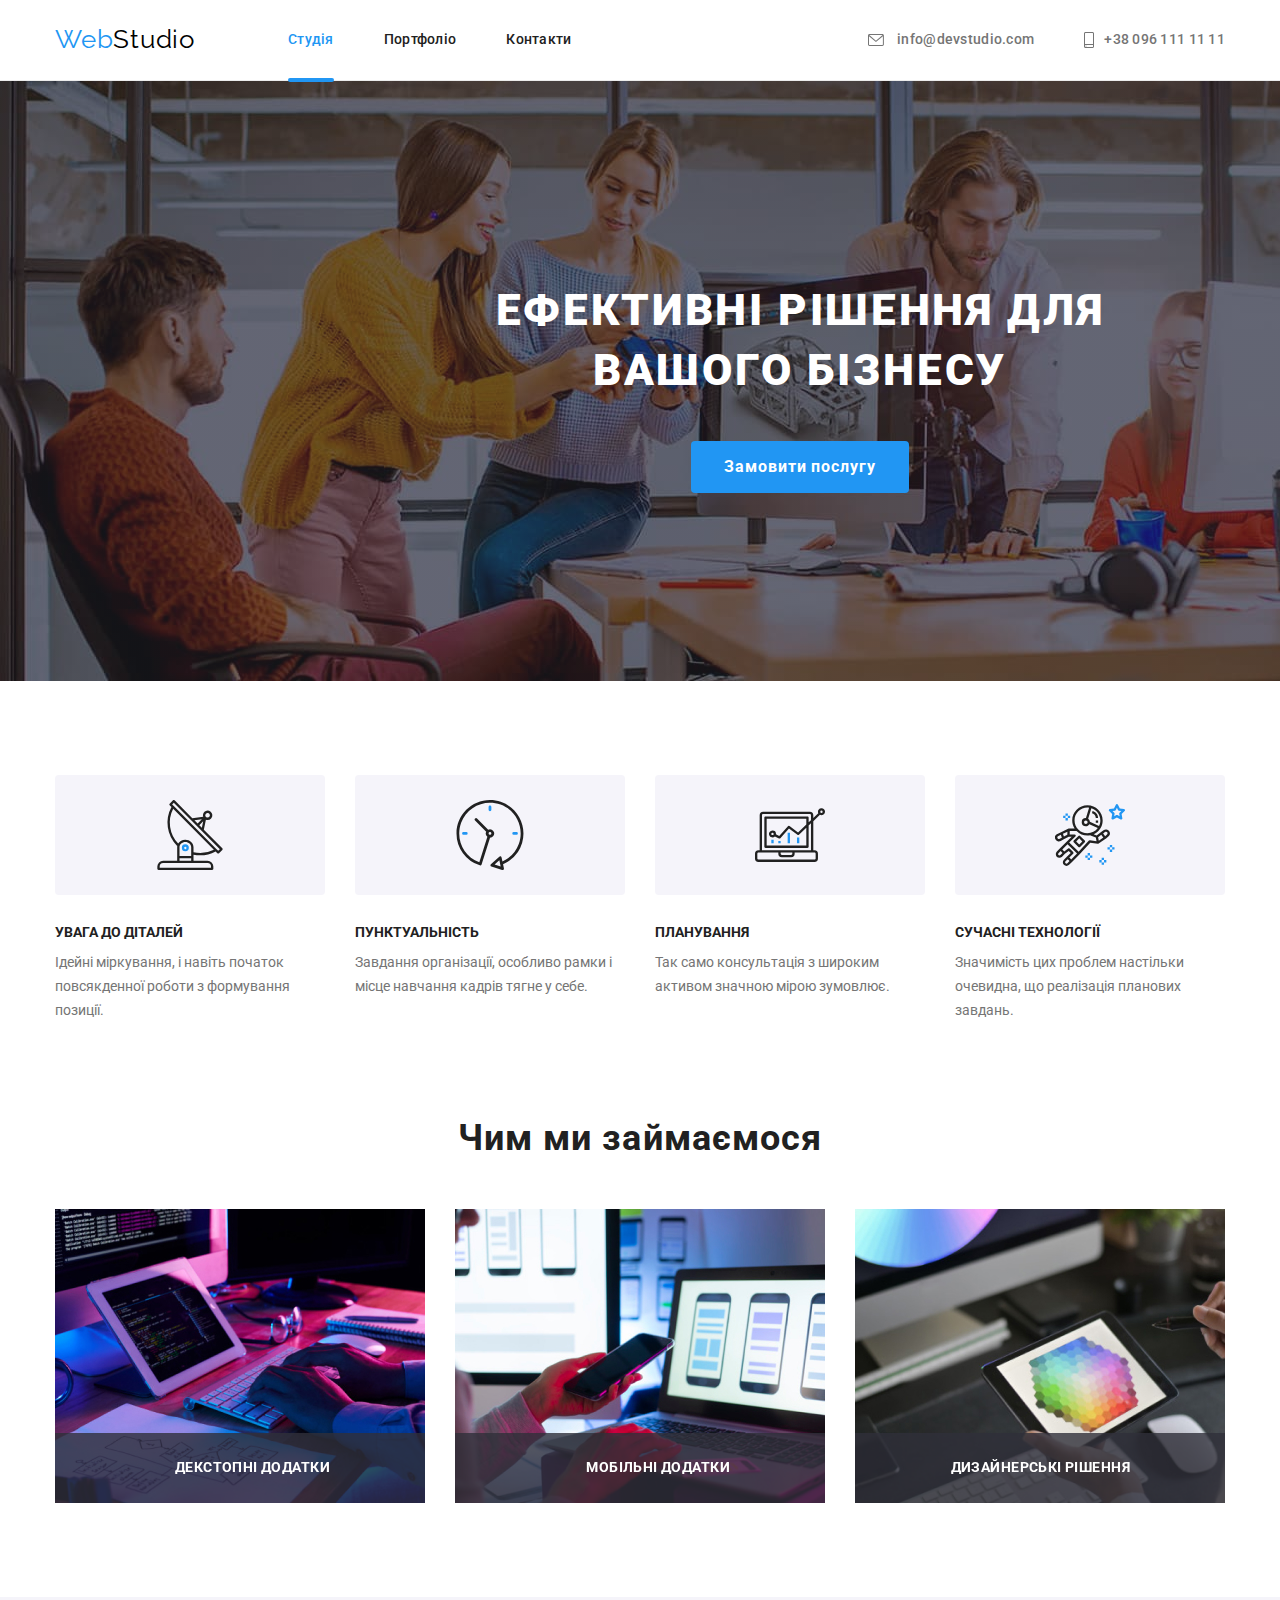
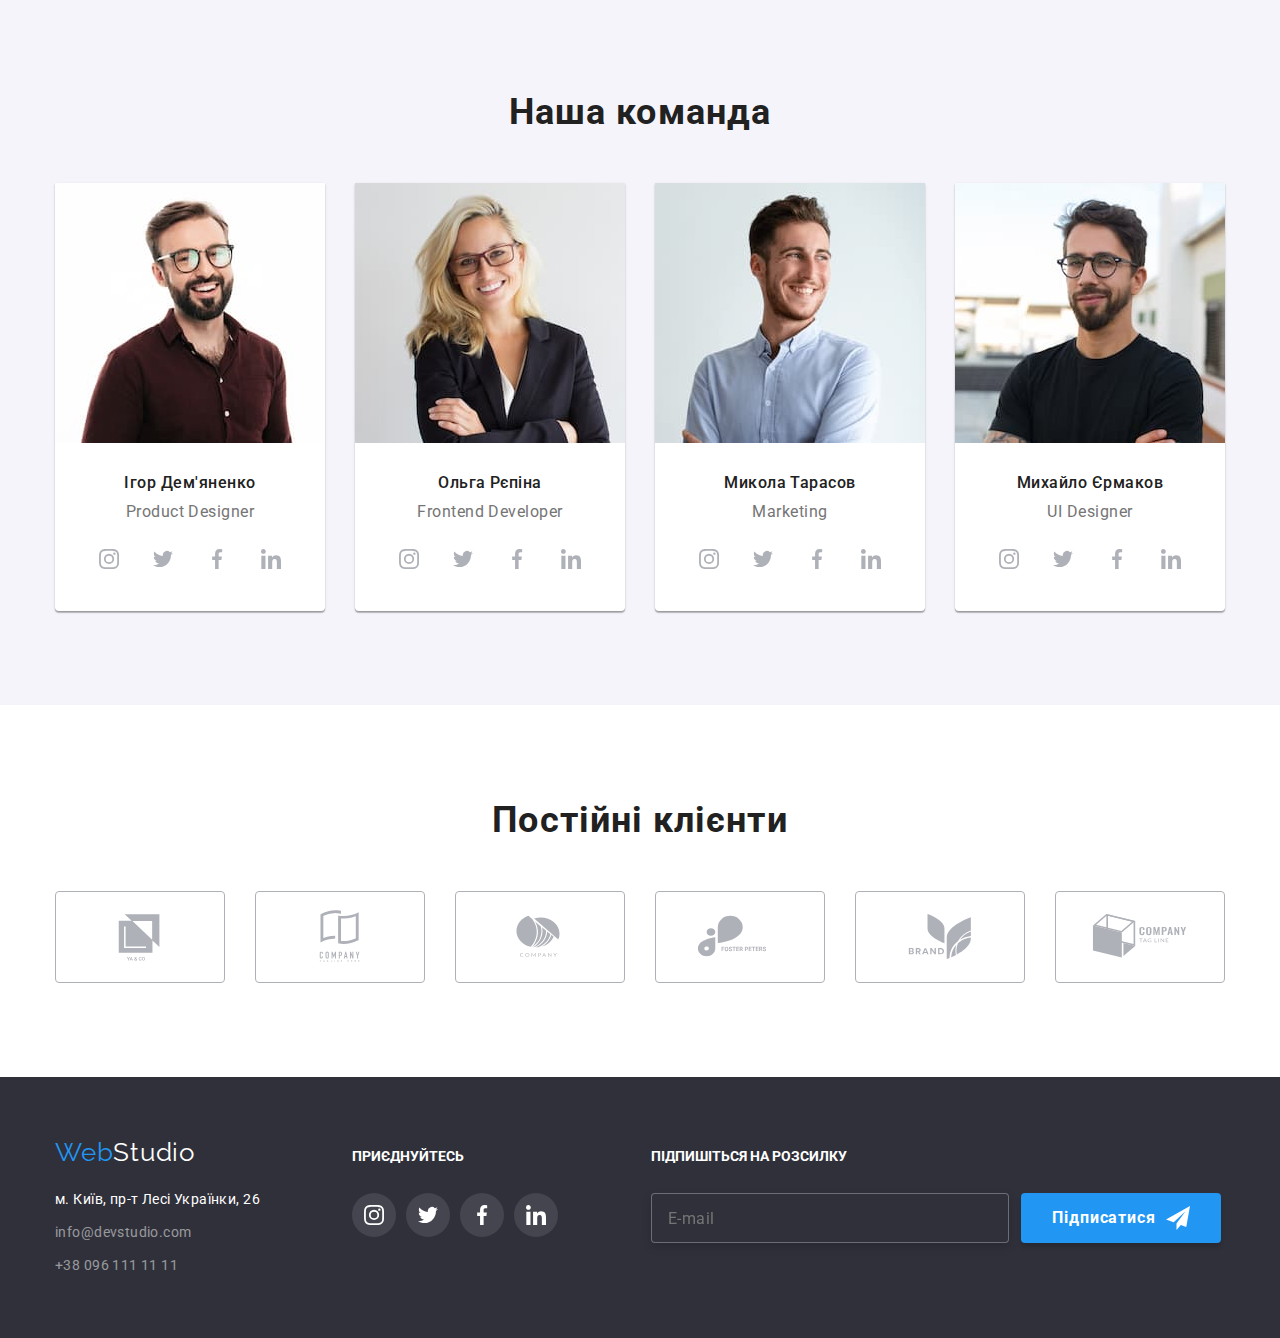
<file: index.html>
<!DOCTYPE html>
<html lang="uk">
  <head>
    <meta charset="UTF-8" />
    <meta http-equiv="X-UA-Compatible" content="IE=edge" />
    <meta name="viewport" content="width=device-width, initial-scale=1.0" />

    <link rel="preconnect" href="https://fonts.googleapis.com" />
    <link rel="preconnect" href="https://fonts.gstatic.com" crossorigin />
    <link
      href="https://fonts.googleapis.com/css2?family=Raleway:wght@700&family=Roboto:wght@400;500;700;900&display=swap"
      rel="stylesheet"
    />
    <link
      rel="stylesheet"
      href="https://cdnjs.cloudflare.com/ajax/libs/modern-normalize/1.1.0/modern-normalize.min.css"
    />
    <link rel="stylesheet" href="css/styles.css" />
    <title>Document</title>
  </head>
  <body>

    <!--Header-->

    <header class="page-heder">
      <div class="conteiner main-nav">
        <a href="./" class="logo"
          ><span class="web">Web</span><span class="studio">Studio</span></a
        >
        <nav>
          <ul class="site-nav list">
            <li class="item">
              <a href="./index.html" class="link-current">Студія</a>
            </li>
            <li class="item">
              <a href="./portfolio.html" class="link">Портфоліо</a>
            </li>
            <li class="item"><a href="#" class="link">Контакти</a></li>
          </ul>
        </nav>
        <ul class="auth-nav list">
          <li class="item">
            <a href="mailto:info@devstudio.com" class="link"
              ><svg class="icon-envelope" width="16" height="12"><use href="./images/icon.svg/symbol-defs2.svg#icon-envelope-hover     " ></use></svg> info@devstudio.com</a
            >
          </li>
          <li class="item">
            <a href="tel:+380961111111" class="link"><svg class="icon-smart" width="10" height="16"><use href="./images/icon.svg/symbol-defs2.svg#icon-smartphone"></use></svg>+38 096 111 11 11</a>
            </li> 
        </ul>
      </div>
    </header>
    <main>
      <section class="hero">
        <h1 class="hero-title">Ефективні рішення для вашого бізнесу</h1>
        <button type="button" class="hero-but" data-modal-open>Замовити послугу</button>
      </section> 
      
      <!--modal-->

      <div class="backdrop is-hidden" data-modal>
        <div class="modal">

          <!--form-->

          <form class="form-page">

          <h2 class="form-title">Залиште свої дані, ми вам передзвонимо</h2>

          <div class="form-item">
             <label class="form-label"> Ім'я </label> 
         <div class="field"> 
          <input type="text"class="form-input" name="name" value="" /> 
            <svg class="form-icon" width="18" height="18">
              <use href="./images/icon.svg/symbol-defs.svg#icon-person-black-18dp-1"></use></svg>
            </div>
            
            </div>

          <div class="form-item">

             <label class="form-label"> Телефон</label> 
             <div class="field"> 
              <input type="tel"class="form-input" name="tel" value=""/>
       
          <svg class="form-icon" width="18" height="18">
            <use href="./images/icon.svg/symbol-defs.svg#icon-phone-black-18dp-1"></use></svg> 
          </div>
          </div>

          <div class="form-item">  
             <label class="form-label"> Пошта  </label>
             <div class="field"> 
          <input class="form-input" type="email" name="email" value=""/> 
          <svg class="form-icon" width="18" height="18">
            <use href="./images/icon.svg/symbol-defs.svg#icon-email-black-18dp-1"></use></svg>
         </div>
          </div>
          

          <div class="form-item">
          <label class="form-label">Коментар </label>
          <textarea class="form-textarea" name="coments" value="coments"  placeholder="Введіть текст"></textarea>
       
          </div>
         


          <div class="form-check">
          <label class="label">
           <input class="checkbox" type="checkbox" name="data" value="css">
           <span class="icon"></span>Погоджуюся з розсилкою та приймаю <a href="/" class="form-list">Умови договору</a>
          </label>
        </div>

        
          <button type="submit"class="form-butt">Відправити</button> 
         </form>
            
      <button type="button" class="but-close" data-modal-close>

         <svg class="close-icon" width="18" height="18">
        <use href="./images/icon.svg/symbol-defs2.svg#icon-close-black-18dp-2-1-1">
        </use>
      </svg>
    </button>
    </div> 
   </div>
 
      
        <!--section-benefits-->

      <section class="section-benefits">
        <div class="conteiner">
          <h2 class="visiblity-hidden">Переваги</h2>
          <ul class="benefits list">
            <li class="list-item icon-antenna">
              <h3 class="titles">Увага до діталей</h3>
              <p class="text">
                Ідейні міркування, і навіть початок повсякденної роботи з
                формування позиції.
              </p>
            </li>
            <li class="list-item icon-clock">
              <h3 class="titles">Пунктуальність</h3>
              <p class="text">
                Завдання організації, особливо рамки і місце навчання кадрів
                тягне у себе.
              </p>
            </li>
            <li class="list-item icon-diagram">
              <h3 class="titles">Планування</h3>
              <p class="text">
                Так само консультація з широким активом значною мірою зумовлює.
              </p>
            </li>
            <li class="list-item icon-astronaut">
              <h3 class="titles">Сучасні технології</h3>
              <p class="text">
                Значимість цих проблем настільки очевидна, що реалізація
                планових завдань.
              </p>
            </li>
          </ul>
        </div>
      </section>

      <section class="section-work">
        <div class="conteiner">
          <h2 class="section-titles">Чим ми займаємося</h2>
          <ul class="work-link list">
            <li class="work-item">
             <div class="work-img"><img
                src="images/img.jpg"
                alt="Людина працює за клавіатурою"
                width="370"
                height="294"
              /><p class="work-text">Декстопні додатки</p>
            </div> 
            </li>
            <li class="work-item">
              <div class="work-img"><img
                src="images/img (1).jpg"
                alt="Людина працює за ноутбуком"
                width="370"
                height="294"
              /><p class="work-text">Мобільні додатки</p></div>
            </li>
            <li class="work-item">
              <div class="work-img"><img
                src="images/img (2).jpg"
                alt="Людина працює за планшетом"
                width="370"
                height="294"
              /><p class="work-text">Дизайнерські рішення</p></div>
            </li>
          </ul>
        </div>
      </section>
     
      <!--comands-->

      <section class="section-comands">
        <h2 class="section-titles">Наша команда</h2>
        <div class="conteiner">
           <ul class="comands list">
            <li class="card">
              <img
             src="images/igor.jpg"
                alt="Фото учасника Ігор"
                width="270"
                height="260"
              />
              <div class="comands-content">
              <h3 class="titles">Ігор Дем'яненко</h3>
              <p class="text">Product Designer</p> 
           
            </div>
             <ul class="social-links">
              <li class="network">
                <a href="" class="social-network">  <svg class="link-icon" width="20" height="20">
              <use href="./images/icon.svg/symbol-defs2.svg#icon-instagram-2"></use></svg></a>
              </li>
              <li class="network">
                <a href="" class="social-network">
                  <svg class="link-icon" width="20" height="20">
              <use href="./images/icon.svg/symbol-defs2.svg#icon-twitter-1"></use></svg>
            </a>
              </li>
              <li class="network">
                <a href="" class="social-network"> 
                  <svg class="link-icon" width="20" height="20">
              <use href="./images/icon.svg/symbol-defs2.svg#icon-facebook-1"></use></svg></a>
              </li>
               <li class="network">
                 <a href="" class="social-network">
                  <svg class="link-icon" width="20" height="20">
              <use href="./images/icon.svg/symbol-defs2.svg#icon-linkedin-1"></use></svg></a>
               </li>
               </ul>
            </li>
            <li class="card">
              <img
                src="images/olga.jpg"
                alt="Фото учатниці Ольга"
                width="270"
                height="260"
              />
              <div class="comands-content">
              <h3 class="titles">Ольга Рєпіна</h3>
              <p class="text">Frontend Developer</p>
            </div> 
            <ul class="social-links">
              <li class="network">
                <a href="" class="social-network">  <svg class="link-icon" width="20" height="20">
              <use href="./images/icon.svg/symbol-defs2.svg#icon-instagram-2"></use></svg></a>
              </li>
              <li class="network">
                <a href="" class="social-network">
                  <svg class="link-icon" width="20" height="20">
              <use href="./images/icon.svg/symbol-defs2.svg#icon-twitter-1"></use></svg>
            </a>
              </li>
              <li class="network">
                <a href="" class="social-network"> 
                  <svg class="link-icon" width="20" height="20">
              <use href="./images/icon.svg/symbol-defs2.svg#icon-facebook-1"></use></svg></a>
              </li>
               <li class="network">
                 <a href="" class="social-network">
                  <svg class="link-icon" width="20" height="20">
              <use href="./images/icon.svg/symbol-defs2.svg#icon-linkedin-1"></use></svg></a>
               </li>
               </ul>
            </li>
            <li class="card">
              <img
                src="images/nikolay.jpg"
                alt="Фото учатника Микола"
                width="270"
                height="260"
              />
              <div class="comands-content">
              <h3 class="titles">Микола Тарасов</h3>
              <p class="text">Marketing</p>
            </div> 
            <ul class="social-links">
              <li class="network">
                <a href="" class="social-network">
                    <svg class="link-icon" width="20" height="20">
              <use href="./images/icon.svg/symbol-defs2.svg#icon-instagram-2"></use></svg>
            </a>
              </li>
              <li class="network">
                <a href="" class="social-network">
                  <svg class="link-icon" width="20" height="20">
              <use href="./images/icon.svg/symbol-defs2.svg#icon-twitter-1"></use></svg>
            </a>
              </li>
              <li class="network">
                <a href="" class="social-network"> 
                  <svg class="link-icon" width="20" height="20">
              <use href="./images/icon.svg/symbol-defs2.svg#icon-facebook-1"></use></svg></a>
              </li>
               <li class="network">
                 <a href="" class="social-network">
                  <svg class="link-icon" width="20" height="20">
              <use href="./images/icon.svg/symbol-defs2.svg#icon-linkedin-1"></use></svg></a>
               </li>
               </ul>
            </li>
            <li class="card">
              <img
                src="images/mihail.jpg"
                alt="Фото учатина Михайло"
                width="270"
                height="260"
              />
              <div class="comands-content">
              <h3 class="titles">Михайло Єрмаков</h3>
              <p class="text">UI Designer</p>
           
            </div> 
             <ul class="social-links">
              <li class="network">
                <a href="" class="social-network">  
                  <svg class="link-icon" width="20" height="20">
              <use href="./images/icon.svg/symbol-defs2.svg#icon-instagram-2"></use></svg></a>
              </li>
              <li class="network">
                <a href="" class="social-network">
                  <svg class="link-icon" width="20" height="20">
              <use href="./images/icon.svg/symbol-defs2.svg#icon-twitter-1"></use></svg>
            </a>
              </li>
              <li class="network">
                <a href="" class="social-network"> 
                  <svg class="link-icon" width="20" height="20">
              <use href="./images/icon.svg/symbol-defs2.svg#icon-facebook-1"></use></svg></a>
              </li>
               <li class="network">
                 <a href="" class="social-network">
                  <svg class="link-icon" width="20" height="20">
              <use href="./images/icon.svg/symbol-defs2.svg#icon-linkedin-1"></use></svg></a>
               </li>
              </ul> 
              
        </div>
      </section>
    </main>
 
      <section class="section-clients">
          <div class="conteiner"> 
            <h2 class="section-titles" >Постійні клієнти</h2>
<ul class="clients">
<li class="clients item"><a href="" class="client-list"> <svg class="clients-icon" width="106" height="60">
  <use href="./images/icon.svg/symbol-defs2.svg#icon-Logo"></use></svg></a></li>
<li class="clients item"><a href="" class="client-list"> <svg class="clients-icon" width="106" height="60">
  <use href="./images/icon.svg//symbol-defs2.svg#icon-Logo-1"></use></svg></a></li>
<li class="clients item"><a href="" class="client-list"> <svg class="clients-icon" width="106" height="60">
  <use href="./images/icon.svg/symbol-defs2.svg#icon-Logo-2"></use></svg></a></li>
<li class="clients item"><a href="" class="client-list"> <svg class="clients-icon" width="106" height="60">
  <use href="./images/icon.svg/symbol-defs2.svg#icon-Logo-3"></use></svg></a></li>
<li class="clients item"><a href="" class="client-list"> <svg class="clients-icon" width="106" height="60">
  <use href="./images/icon.svg/symbol-defs2.svg#icon-Logo-4"></use></svg></a></li>
<li class="clients item"><a href="" class="client-list"> <svg class="clients-icon" width="106" height="60">
  <use href="./images/icon.svg/symbol-defs2.svg#icon-Logo-5"></use></svg></a></li>
</ul>
        </div>
      </section>

    <!--footer-->

    <footer class="basement">
      <div class="conteiner">
        <div class="flex">
       <div class="link-address"> <a href="./" class="logo-footer"
          ><span class="web">Web</span
          ><span class="logo-studio">Studio</span></a
        >
        <address>
          <ul class="address list">
            <li class="item">
              <a
                href="https://goo.gl/maps/CPtrU1FHBa2aNyZL9"
                target="_blank"
                rel="noopener noreferrer nofollow"
                class="address-contact"
                >м. Київ, пр-т Лесі Українки, 26</a
              >
            </li>
            <li class="item">
              <a href="mailto:info@devstudio.com" class="contact"
                >info@devstudio.com</a
              >
            </li>
            <li class="item">
              <a href="tel:+380961111111" class="contact">+38 096 111 11 11</a>
            </li>
          </ul>
        </address>
      </div>
<div class="social">
        <h3 class="title-social">Приєднуйтесь</h3>
        <ul class="social-links-footter">
          <li class="network-footter">
            <a href="" class="page-footter">
              <svg class="footter-icon">
          <use href="./images/icon.svg/symbol-defs2.svg#icon-instagram-2" width="20" height="20" ></use></svg></a>
          </li>
          <li class="network-footter">
            <a href="" class="page-footter">
              <svg class="footter-icon" width="20" height="20">
          <use href="./images/icon.svg/symbol-defs2.svg#icon-twitter-1"></use></svg>
        </a>
          </li>
          <li class="network-footter">
            <a href="" class="page-footter"> 
              <svg class="footter-icon" width="20" height="20">
          <use href="./images/icon.svg/symbol-defs2.svg#icon-facebook-1"></use></svg></a>
          </li>
           <li class="network-footter">
             <a href="" class="page-footter">
              <svg class="footter-icon" width="20" height="20">
          <use href="./images/icon.svg/symbol-defs2.svg#icon-linkedin-1"></use></svg></a>
           </li>
           </ul>
      </div>
   <form class="footer-form">   
     

  <h3 class="title-social">Підпишіться на розсилку</h3>

  <div class="form-content">
  <input type="email"name="email" id="email" class="footer-email" placeholder="E-mail"/>

  <button type="submit" class="footer-butt">
   Підписатися <svg class="fotter-close-icon" width="24" height="24">
    <use href="./images/icon.svg/symbol-defs.svg#icon-icon-send"></use></svg>
    </button>
  </div>
</form>
      
     </div>
      </div>
    </footer>
    <script src="./css/js/modal.js"></script>
  </body>
</html>
</file>
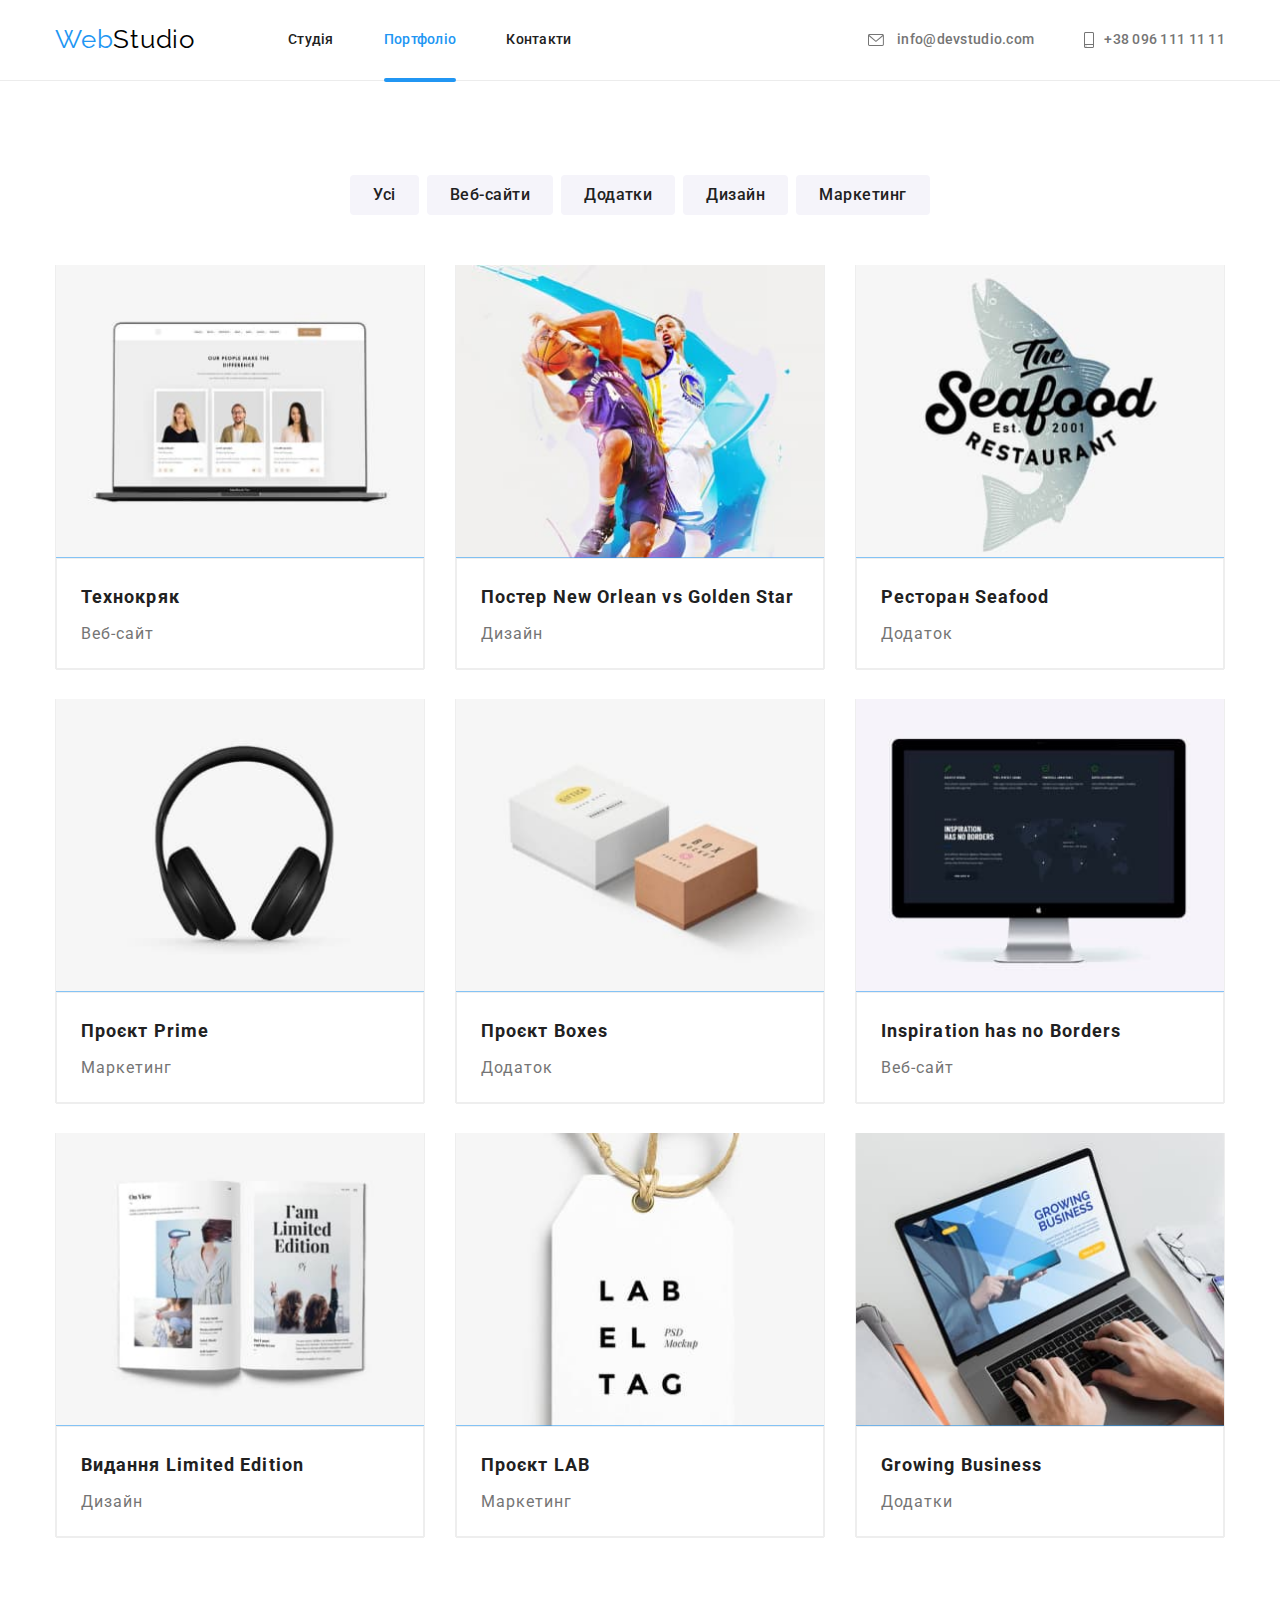
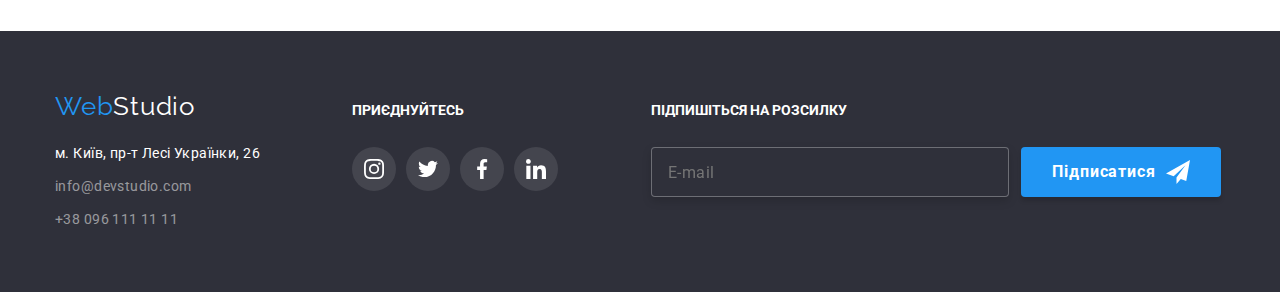
<file: portfolio.html>
<!DOCTYPE html>
<html lang="uk">
  <head>
    <meta charset="UTF-8" />
    <meta http-equiv="X-UA-Compatible" content="IE=edge" />
    <meta name="viewport" content="width=device-width, initial-scale=1.0" />
    
    <link rel="preconnect" href="https://fonts.googleapis.com">
<link rel="preconnect" href="https://fonts.gstatic.com" crossorigin>
<link href="https://fonts.googleapis.com/css2?family=Raleway:wght@700&family=Roboto:wght@400;500;700;900&display=swap" rel="stylesheet">
<link rel="stylesheet" href="https://cdnjs.cloudflare.com/ajax/libs/modern-normalize/1.1.0/modern-normalize.min.css"/>
    <link rel="stylesheet" href="css/styles.css"/>
    <title>Document</title>
  </head>
  <body>
    <!--Header-->
    <header class="page-heder">
      <div class="conteiner main-nav">
        <a href="./" class="logo"
          ><span class="web">Web</span><span class="studio">Studio</span></a
        >
        <nav>
          <ul class="site-nav list">
            <li class="item">
              <a href="./index.html" class="link">Студія</a>
            </li>
            <li class="item">
              <a href="./portfolio.html" class="link-current">Портфоліо</a>
            </li>
            <li class="item"><a href="#" class="link">Контакти</a></li>
          </ul>
        </nav>
        <ul class="auth-nav list">
          <li class="item">
            <a href="mailto:info@devstudio.com" class="link"
              ><svg class="icon-envelope" width="16" height="12"><use href="./images/icon.svg/symbol-defs2.svg#icon-envelope-hover     " ></use></svg> info@devstudio.com</a
            >
          </li>
          <li class="item">
            <a href="tel:+380961111111" class="link"><svg class="icon-smart" width="10" height="16"><use href="./images/icon.svg/symbol-defs2.svg#icon-smartphone"></use></svg>+38 096 111 11 11</a>
            </li> 
        </ul>
      </div>
    </header>
    <!--main-->
    <main> 
      <section class="section-partfolio">
         <div class="conteiner">
      <ul class="button list">
        <li class="item"><button type="button" class="buttons">Усі</button></li>
        <li class="item"><button type="button" class="buttons">Веб-сайти</li>
        <li class="item"><button type="button" class="buttons">Додатки</button></li>
        <li class="item"><button type="button" class="buttons">Дизайн</button></li>
        <li class="item"><button type="button" class="buttons">Маркетинг</button></li>
      </ul>  
    <!--Partfolio-->
     
        <h2 class="visiblity-hidden">Наш партфоліо</h2> 
        <ul class="partfolio list">
          <li class="item">
            <a href="#" class="partfolio-list"
              >
              <div class="produkt-thumb">
              <img
                src="./images/img(a).jpg"
                alt="Зображення на єкрані ноутбука веб сторінки"
                width="370"
              /> 
              <div class="overlay">
                <p class="produkt-text">
                  Ресурс пропонує комплексні пропозиції
                   з різним рівнем функціоналу та сервісів.
                   Все це дозволитьвудвідувачу отримативичерпні
                    відомості про компанію чи приватну особу.
                  </p>
                </div>
                </div>

             <div class="content">
              <h3 class="titles" >Технокряк</h3>
              <p class="text" >Веб-сайт</p> 
            </div>
              </a>
           
          </li>
          <li class="item">
            <a href="#" class="partfolio-list"
              >
              <div class="produkt-thumb">
              <img
                src="./images/img(b)(2).jpg"
                alt="Хлопці грають в баскетбол"
                width="370"
              />
              <div class="overlay">
              <p class="produkt-text">
                Ресурс пропонує комплексні пропозиції
                 з різним рівнем функціоналу та сервісів.
                 Все це дозволитьвудвідувачу отримативичерпні
                  відомості про компанію чи приватну особу.
                </p>
              </div>
              </div>
              
              <div class="content">
                <h3 class="titles">Постер New Orlean vs Golden Star</h3>
              <p class="text">Дизайн</p>
            </div>
              </a>
            
          </li>
          <li class="item">
            <a href="#" class="partfolio-list"
              ><div class="produkt-thumb">
              <img
                src="./images/img(2))2).jpg"
                alt="умблема ресторану Сиафут"
                width="370"
              />
              <div class="overlay">
               <p class="produkt-text">
                Ресурс пропонує комплексні пропозиції
                з різним рівнем функціоналу та сервісів.
                Все це дозволитьвудвідувачу отримативичерпні
                 відомості про компанію чи приватну особу.
                </p>
              </div>
              </div>
              <div class="content">
                <h3 class="titles">Ресторан Seafood</h3>
              <p class="text" >Додаток</p>
            </div>
              </a>
          </li>
          <li class="item">
            <a href="#" class="partfolio-list"
              ><div class="produkt-thumb">
              <img
                src="./images/img(4).jpg"
                alt="Зображення черних навушників"
                width="370"
              /> 
              <div class="overlay">
              <p class="produkt-text">
                Ресурс пропонує комплексні пропозиції
                з різним рівнем функціоналу та сервісів.
                Все це дозволитьвудвідувачу отримативичерпні
                 відомості про компанію чи приватну особу.
                </p>
              </div>
              </div>
              <div class="content">
                <h3 class="titles" >Проєкт Prime</h3>
              <p class="text" >Маркетинг</p>
             </div>
             </a >
           
          </li>
          <li class="item">
            <a href="#" class="partfolio-list"
              ><div class="produkt-thumb">
              <img
                src="./images/img(5).jpg"
                alt="Зображення проекту боксерс"
                width="370"
              />
              <div class="overlay">
              <p class="produkt-text">
                Ресурс пропонує комплексні пропозиції
                з різним рівнем функціоналу та сервісів.
                Все це дозволитьвудвідувачу отримативичерпні
                 відомості про компанію чи приватну особу.
                </p>
              </div>
            </div>
              <div class="content">
                <h3 class="titles" >Проєкт Boxes</h3>
              <p class="text" >Додаток</p> 
              </div>
        
               </a>
         
          </li>
          <li class="item">
            <a href="#" class="partfolio-list"
              ><div class="produkt-thumb">
              <img
                src="./images/img(6).jpg"
                alt="Зображення мапи на маніторі комп'ютера"
                width="370"
              />
              <div class="overlay">
              <p class="produkt-text">
                Ресурс пропонує комплексні пропозиції
                з різним рівнем функціоналу та сервісів.
                Все це дозволитьвудвідувачу отримативичерпні
                 відомості про компанію чи приватну особу.
                </p>
              </div>
              </div>
              <div class="content">
                <h3 class="titles" >Inspiration has no Borders</h3>
              <p class="text" >Веб-сайт</p>
            </div>
               </a >
         
          </li>
          <li class="item">
            <a href="#" class="partfolio-list"
              >
              <div class="produkt-thumb">
              <img
                src="./images/img(7).jpg"
                alt="Книга Видання Limited Edition
              Дизайн"
                width="370"
              />
              <div class="overlay">
               <p class="produkt-text">
                Ресурс пропонує комплексні пропозиції
                з різним рівнем функціоналу та сервісів.
                Все це дозволитьвудвідувачу отримативичерпні
                 відомості про компанію чи приватну особу.
                </p>
              </div>
                </div>
              <div class="content">
                <h3 class="titles" >Видання Limited Edition</h3>
              <p class="text" >Дизайн</p>
            </div>
             </a>
            
          </li>
          <li class="item">
            <a href="#" class="partfolio-list">
              <div class="produkt-thumb">
              <img
                src="./images/img(8).jpg"
                alt="Значйок з написом проект LAB"
                width="370"
              />
              <div class="overlay">
              <p class="produkt-text">
                Ресурс пропонує комплексні пропозиції
                з різним рівнем функціоналу та сервісів.
                Все це дозволитьвудвідувачу отримативичерпні
                 відомості про компанію чи приватну особу.
                </p>
              </div>
                </div>
              <div class="content">
                <h3 class="titles" >Проєкт LAB</h3>
              <p class="text" >Маркетинг</p>
            </div>
               </a>
            
          </li>
          <li class="item">
           <a href="" class="partfolio-list">
              <div class="produkt-thumb">
                <img
                src="./images/img(9).jpg"
                alt="Людина працює за ноутбуком"
                width="370"

              /><div class="overlay">
                <p class="produkt-text">
                Ресурс пропонує комплексні пропозиції
                з різним рівнем функціоналу та сервісів.
                Все це дозволитьвудвідувачу отримативичерпні
                 відомості про компанію чи приватну особу.     
                </p>
              </div>
            
             </div>
             <div class="content">
                <h3 class="titles" >Growing Business</h3>
               <p class="text" >Додатки</p>
               </div>
                </a>
            
          </li>
        </ul>
     </section>
    </div>
    </main>
    <!--footer-->
    <footer class="basement">
      <div class="conteiner">
        <div class="flex">
       <div class="link-address"> <a href="./" class="logo-footer"
          ><span class="web">Web</span
          ><span class="logo-studio">Studio</span></a
        >
        <address>
          <ul class="address list">
            <li class="item">
              <a
                href="https://goo.gl/maps/CPtrU1FHBa2aNyZL9"
                target="_blank"
                rel="noopener noreferrer nofollow"
                class="address-contact"
                >м. Київ, пр-т Лесі Українки, 26</a
              >
            </li>
            <li class="item">
              <a href="mailto:info@devstudio.com" class="contact"
                >info@devstudio.com</a
              >
            </li>
            <li class="item">
              <a href="tel:+380961111111" class="contact">+38 096 111 11 11</a>
            </li>
          </ul>
        </address>
      </div>
<div class="social">
        <h3 class="title-social">Приєднуйтесь</h3>
        <ul class="social-links-footter">
          <li class="network-footter">
            <a href="" class="page-footter">
              <svg class="footter-icon">
          <use href="./images/icon.svg/symbol-defs2.svg#icon-instagram-2" width="20" height="20" ></use></svg></a>
          </li>
          <li class="network-footter">
            <a href="" class="page-footter">
              <svg class="footter-icon" width="20" height="20">
          <use href="./images/icon.svg/symbol-defs2.svg#icon-twitter-1"></use></svg>
        </a>
          </li>
          <li class="network-footter">
            <a href="" class="page-footter"> 
              <svg class="footter-icon" width="20" height="20">
          <use href="./images/icon.svg/symbol-defs2.svg#icon-facebook-1"></use></svg></a>
          </li>
           <li class="network-footter">
             <a href="" class="page-footter">
              <svg class="footter-icon" width="20" height="20">
          <use href="./images/icon.svg/symbol-defs2.svg#icon-linkedin-1"></use></svg></a>
           </li>
           </ul>
      </div>
      <form class="footer-form">   
     

        <h3 class="title-social">Підпишіться на розсилку</h3>
      
        <div class="form-content">
        <input type="email"name="email" id="email" class="footer-email" placeholder="E-mail"/>
      
        <button type="submit" class="footer-butt">
         Підписатися <svg class="fotter-close-icon" width="24" height="24">
          <use href="./images/icon.svg/symbol-defs.svg#icon-icon-send"></use></svg>
          </button>
        </div>
      </form>
     </div>
      </div>
    </footer>
  </body>
</html>
</file>
<file: css/styles.css>
html {
   box-sizing: border-box;
} 
*,
*::before,
*::after {
box-sizing:inherit; 

}



:root {
--primary-text-color:#212121;
--secondary-text-color:#757575 ;
--title-text-color:black;
--three-text-color:#ffffff;
--accent-color:#2196f3;
--primary-fount-color:#F5F5F5;
--secondary-fount-color:#2F303A;
--three-fount-color:#f5f4fa;
--color-:#afb1b8;
--color-accent-hero-but-hover:#188ce8;
}

body {
font-family: 'Raleway', sans-serif;
font-family: 'Roboto', sans-serif;

color:var(--primary-text-color);
background:var(--three-text-color); 
margin: 0;

}
h1,h2,h3,h4,h5,h6,p,ul {
margin: 0px;
padding: 0px;
}
/*Скрытые заголовки*/
.visiblity-hidden {
   position: absolute;
   white-space: nowrap;
   width: 1px;
   height: 1px;
   overflow: hidden;
   border: 0;
   padding: 0;
   clip: rect(0 0 0 0);
   clip-path: inset(50%);
   margin: -1px;   
}
 /*Заголовки секций*/
 .section-titles {
  margin-top: 0;
   margin-bottom: 50px;
   
   font-size: 36px;
   line-height: 1.17;
   text-align: center;
   letter-spacing: 0.03em;
    }
/*Контейнер*/
.conteiner {
margin: 0 auto;
padding: 0 15px;
width: 100%;
max-width: 1200px;

}  
.icom {
   display: block;
   width: 40px;
   height: 40px;

} 
img {
display: block;
max-width: 100%;
height: auto;
}

a {
text-decoration: none;

}

.list {
list-style: none;
padding: 0;
margin: 0;
}
.flex {
display: flex;

}
.section .no-pading {
 padding-top: 0;
 padding-bottom: 0;
}

/*--Шапка--*/

.page-heder {
 border-bottom:1px solid rgba(236, 236, 236, 1);  
background-color:var(--three-text-color);
}
.main-nav {
display: flex; 
align-items: center;


}
/*Логотип*/
.logo {
 padding-top: 24px;
 padding-bottom: 25px;  


font-family:'Raleway';
font-size: 26px;
line-height: 1.19;
letter-spacing: 0.03em;
}
.main-nav .logo {
   display: flex;

}
.studio {
color:var(--title-text-color);

}
.web {
color:var(--accent-color);  
}


/*навигация сайта*/
.link-current::after {
  display: inline-block;
  content: "";
  width: 100%;
  height: 4px;
  
  position: absolute;
  left: 0;
  bottom: -2px;
  background-color:var(--accent-color);
  border-radius: 2px;
  
  
  }
.site-nav .link { 
 display: block;
 padding-top: 32px;
 padding-bottom: 32px;

font-weight: 500;
font-size: 14px;
line-height: 1.14;
letter-spacing: 0.02em;

color:var(--primary-text-color);

transition-property: color;
transition-duration: 250ms;
transition-timing-function: cubic-bezier(0.4, 0, 0.2, 1);
}

.site-nav .link:hover,
.site-nav .link:focus {
color:var(--accent-color);
}
.site-nav {
display: flex;
align-items: center;
margin-left: 93px;
}

.site-nav .item + .item {
  margin-left: 50px;
}

/*Email and tell*/
.auth-nav .link {
display: block; 

font-weight: 500;
font-size: 14px;
line-height: 1.14;
letter-spacing: 0.02em;

color:var(--secondary-text-color);

transition-property: color;
transition-duration: 250ms;
transition-timing-function: cubic-bezier(0.4, 0, 0.2, 1);
}
.auth-nav .link:hover,
.auth-nav .link:focus,
.auth-nav .link:visited {
color:var(--accent-color);

}
.auth-nav {
display: flex;
margin-left: auto;
align-items: center;
padding-top: 32px;
padding-bottom: 32px;

color: var(--secondary-text-color);
}

.auth-nav .item + .item {
  margin-left: 50px;
}
.icon-envelope, .icon-smart {
  fill:currentColor;
  margin-right: 10px;
 vertical-align: middle;
}

/*--Герой--*/
.hero {
  min-width: 1600px;
  height: 600px;
  margin:0 auto;
 

background-image: linear-gradient(to right,
 rgba(47, 48, 58, 0.4),
 rgba(47, 48, 58, 0.4)),
  url(../images/hero.jpg);

background-repeat: no-repeat;
background-size:cover ;
background-position: center;
background-color: var(--secondary-fount-color);


padding-top: 200px;
padding-bottom: 200px;
padding-left: 15px;
padding-right: 15px;
text-align: center;

}


.hero-title {
max-width: 696px;
margin-top: 0;
margin-bottom: 40px;
margin-left: auto;
margin-right: auto;

text-transform: uppercase;
font-weight: 900;
font-size: 44px;
line-height: 1.36;
letter-spacing:0.06em;

color: var(--three-text-color);
} 
  /*modal*/
.backdrop {
  position: fixed;
  top:0;
 left: 0;
width: 100%; 
 height: 100%;
 visibility: visible;
 
  background-color: rgba(0, 0, 0, 0.2);

 z-index: 1;

  opacity: 1;

  transition: opacity 250ms cubic-bezier(0.4, 0, 0.2, 1);
}
.backdrop.is-hidden .modal {
  transform: translate(-50% ,-50%) scale(0); 
}
.backdrop.is-hidden {
 opacity: 0;
  pointer-events: none;
visibility: inherit;
}
.modal {
position: absolute;
width:528px ;

top: 50%;
left:50%;

 box-shadow: 0px 1px 3px rgba(0, 0, 0, 0.12),
 0px 1px 1px rgba(0, 0, 0, 0.14),
 0px 2px 1px rgba(0, 0, 0, 0.2);
border-radius: 4px;

z-index: 2;

  background:var(--three-text-color);

  transform: translate(-50% ,-50%) scale(1);  
transition: transform 250ms cubic-bezier(0.4, 0, 0.2, 1);
}
.but-close {
  position: absolute;
  display: flex;
  align-items: center;
  width: 30px;
 height: 30px;

 top:0;
 right: 0;

 margin: 8px;

background:var(--three-text-color);
border: 1px solid rgba(0, 0, 0, 0.1);
border-radius:50%;
cursor: pointer; 


transition-property:color ;
 transition-duration: 250ms;
 transition-timing-function:cubic-bezier(0.4, 0, 0.2, 1) ;

}
.but-close:hover {
 color: var(--accent-color);

 
} 
.close-icon {
fill: currentColor;

/* form modal*/

}
.form-page {
  display: flex;
  flex-direction: column;

margin-left: auto;
margin-right: auto;

padding: 40px;

}
.form-title {
 font-style: normal;
 font-weight: 700;
 font-size: 20px;
 line-height: 1.15;
 text-align: center;
 letter-spacing: 0.03em;

margin-bottom: 12px;

 color: var(--primary-text-color);

}
.form-item {
  
  display: flex;
 flex-direction: column;
  list-style: none;
}
.field {
  position: relative;

}
.form-icon {
position: absolute;
top: 50%;
left: 12px;

width: 18px;
height: 18px;

fill: currentColor;

transform: translateY(-50%);

}
.form-item + .form-item {
  margin-top: 10px;
}
.form-input {
  padding: 11px 12px;
padding-left: 42px;

width: 448px;

font: inherit;
 outline: none;

border-radius: 4px;
border: 1px solid rgba(33, 33, 33, 0.2);
}
.form-input:focus + .form-icon {
 color: var(--accent-color);

 transition-property:color, border-color ;
 transition-duration: 250ms,250ms;  
 transition-timing-function: cubic-bezier(0.4, 0, 0.2, 1),cubic-bezier(0.4, 0, 0.2, 1)
}

.form-input:focus {
   border-color: #2196f3; 
}
.form-textarea {
  width: 448px;
height: 120px;

outline: none;
border-radius: 4px;
border: 1px solid rgba(33, 33, 33, 0.2);

resize:none;
}

.form-textarea::placeholder {
  font-style: normal;
  font-weight: 400;
  font-size: 12px;
  line-height: 1.17;
  letter-spacing: 0.01em;

  color: rgba(117, 117, 117, 0.5);
}
.form-textarea {
 padding:12px 16px;

  border: 1px solid rgba(33, 33, 33, 0.2);
  border-radius: 4px;

transition-property:bordtr-color ;
transition-duration: 250ms;
transition-timing-function: cubic-bezier(0.4, 0, 0.2, 1);
}
.form-textarea:focus {
border-color: var(--accent-color);
}

.form-label {
margin-bottom: 4px;

  font-style: normal;
  font-weight: 400;
  font-size: 12px;
  line-height: 1.17;
  letter-spacing: 0.01em;
 
  color: var(--secondary-text-color);
 }

/* check*/

.form-check {

  font-size: 14px;
  line-height: 2;
  letter-spacing: 0.03em;

  color: var(--secondary-text-color);
 }
.checkbox {
/*-webkit-appearance: none;
-moz-appearance: none;
appearance: none;
position: none;*/

position: absolute;
width: 1px;
height: 1px;
margin: -1px;
padding: 0;
border: 0;
clip: rect(0 0 0 0);
overflow: hidden;
}
.label {
  display:flex;
  align-items: center;
justify-content: center;

margin-top: 20px;

  font-size: 14px;
  line-height: 2;
  letter-spacing: 0.03em;
}
.icon {
  display: inline-block;
  width: 16px;
  height: 15px;
 
border:2px solid var(--primary-text-color);

border-radius: 4px;
margin-right: 7px;

transition-property:border ;
 transition-duration: 250ms;
 transition-timing-function:cubic-bezier(0.4, 0, 0.2, 1) ;
}
.checkbox:checked + .icon {
  background-color:var(--color-accent-hero-but-hover);
  background-image:url(../images/icon.svg/icon\ check.svg);
  background-size: contain;
  background-origin:border-box ;
 border-color: var(--color-accent-hero-but-hover);


 transition-property:background-color, background-image;
 transition-duration: 250ms,250ms;
 transition-timing-function:cubic-bezier(0.4, 0, 0.2, 1),cubic-bezier(0.4, 0, 0.2, 1);
}
 .form-list {
text-decoration-line: underline;
padding-left: 7px;
 
  font-size: 14px;
  line-height: 2;
  letter-spacing: 0.03em;

color:var(--accent-color);

 }
 .form-butt {
margin-left: auto;
margin-right: auto;
margin-top: 30px;



 padding: 10px 52px;
 
 
  font-weight: 700;
  font-size: 16px;
  line-height: 1.88;
  border: transparent;
  
  letter-spacing: 0.06em;
  background-color:var(--accent-color);
  color: var(--three-text-color);
  
  box-shadow: 0px 4px 4px rgba(0, 0, 0, 0.15);
  border-radius: 4px;

  transition-property:background-color;
  transition-duration: 250ms;
  transition-timing-function: cubic-bezier(0.4, 0, 0.2, 1);
 }
 .form-butt:hover,
 .form-butt:focus {
 background-color: var(--color-accent-hero-but-hover)


 }


/*Кнопка героя*/
.hero-but {
margin-top: 0;
margin-bottom: 0;

padding: 10px 32px;
border-radius: 4px;
min-width: 216px;
border: 1px solid transparent;

cursor: pointer; 
font-family: inherit; 
font-weight: 700;
font-size: 16px;
line-height: 1.88;
letter-spacing: 0.06em;

background-color:var(--accent-color);
color: var(--three-text-color);

transition-property: background-color ;
transition-duration: 250ms;
transition-timing-function: cubic-bezier(0.4, 0, 0.2, 1);
}
.hero-but:hover,
.hero-but:focus {
background:var(--color-accent-hero-but-hover);
box-shadow: 0px 4px 4px rgba(0, 0, 0, 0.15);
border-radius: 4px;
}
.link-current {
display: block;
position: relative;
padding-top: 32px;
padding-bottom: 32px;

font-weight: 500;
font-size: 14px;
line-height: 1.14;
letter-spacing: 0.02em; 
          
color: var(--accent-color);  
}

 /*--Преимущества--*/
 .benefits {
 display: flex;

 }

 .section-benefits {
 padding-top: 94px;  
 padding-bottom: 94px;
 }
.benefits .list-item + .list-item {
   margin-left: 30px;
}
 .benefits .titles {
margin-top: 0;
margin-bottom: 10px;
   
text-transform: uppercase;
font-size: 14px;
line-height: 1.14;
 }
 .benefits .text {
margin-top: 0;
margin-bottom: 0;
max-width: 270px;

font-size: 14px;   
line-height: 1.71;

color:var(--secondary-text-color);
 }
 .list-item::before {
   display: block;
   content:"";
   height: 120px;
   background-size:70px 70px;
   background-repeat: no-repeat;
   background-position:center;
   background-color: var(--three-fount-color);
   border-radius: 4px;
   
    margin-bottom: 30px;
 }
 
 .icon-antenna::before {
   background-image: url(../images/icon.svg/antenna\ 1.svg);
 }
 .icon-clock::before {
   background-image: url(../images/icon.svg/clock\ 1.svg);
 }
 .icon-diagram::before {
   background-image: url(../images/icon.svg/diagram\ 1.svg);
 }
 .icon-astronaut::before {
   background-image: url(../images/icon.svg/astronaut\ 1.svg);
 }
 /*Работа*/
 .section-work {
 
padding-top: 0;
padding-bottom: 94px;
 }
 .work-link img {
display: block;
max-width: 100%;
height: auto;
 }

.work-link {
 display: flex;

 perspective: 600;
}

.work-link .work-item + .work-item {
 margin-left: 30px;
}
.work-item {
  position: relative;
}
.work-text {
  position: absolute;
  bottom: 27px;
  right: 95px;

  font-style:normal;
  font-weight: 700;
  font-size: 14px;
  line-height: 1.14;
  
  letter-spacing: 0.03em;
  text-transform: uppercase;
  color: var(--three-text-color);

  z-index: 1;
}
.work-img::after {
  content: "";
  display: inline-block;
  position:absolute;
  bottom: 0;
  right: 0;

  width: 100%;
  height: 70px;
  background-color: rgba(47, 48, 58, 0.8);
}
 /*--Команда--*/
 .comands {
display: flex;
   
 }
 .section-comands img{
   display: block;
   max-width: 100%;
   height: auto;
}
 .section-comands {
padding-top: 94px;
padding-bottom: 94px;

background:var(--three-fount-color);
 }
 .comands-content {
padding-top: 30px;
margin-bottom: 16px;

 }
 .comands .titles {
 margin-bottom: 10px;

text-align: center;
font-weight: 500;
font-size: 16px;
line-height: 1.19;
letter-spacing: 0.03em;
color:var(--primary-text-color);
 } 
 .comands .text {
margin-top: 0;

text-align: center;
font-size: 16px;
line-height: 1.19;
letter-spacing: 0.03em;
color: var(--secondary-text-color);
 }
 .card {
margin-top: o;
margin-bottom: 0;

background: var(--three-text-color);
box-shadow: 0px 1px 3px rgba(0, 0, 0, 0.12),
0px 1px 1px rgba(0, 0, 0, 0.14),
0px 2px 1px rgba(0, 0, 0, 0.2);
border-radius: 0px 0px 4px 4px;

 }
 .comands .card + .card {
margin-left: 30px;
 }
 /*svg секции команда*/
 .social-links {
   display:inline-flex;
   flex-direction: row;
   padding-left: 32px;
   padding-right: 32px;
   padding-bottom: 30px;
   margin: 0;
 }
 .social-links .network {
  list-style: none;
 }
 .social-network {
  display:flex;
  justify-content: center;
  align-items: center;

  width: 44px;
 height: 44px;

color:var(--color-);
background-color: transparent;
border-radius: 50%;


transition-property: color background-color;
transition-duration: 250ms;
transition-timing-function: cubic-bezier(0.4, 0, 0.2, 1);
 }
 .social-links .network + .network {
  margin-left: 10px;
}

.social-network:hover,
.social-network:focus {
 background-color: var(--accent-color);
  color:var(--three-text-color);
 
}
.link-icon {
  fill:currentColor; 
}

/*svg секции клиенты*/
.section-clients {
  margin-top: 0;
  margin-bottom: 0;
  padding-top: 94px;
  padding-bottom:94px;
}
.clients {
  display: flex;
  gap: 30px;
}
.client-list {
display: flex;
justify-content: center;
align-items: center;

color:var(--color-);
border: 1px solid var(--color-);

border-radius:4px;
width: 170px;
height: 92px;

transition-property: color background-color;
transition-duration: 250ms;
transition-timing-function: cubic-bezier(0.4, 0, 0.2, 1);
}
.clients-icon {
  fill: currentColor;
}
.client-list:hover,
.client-list:focus {
  color: var(--accent-color);
 border-color:var(--accent-color);
}
 /*svg секции footer*/
 .social-links-footter {
   display:inline-flex;
   align-items: center;
 }
 .page-footter {
  display: block;
  color:var(--three-text-color);
padding: 12px;
  width: 44px;
  height: 44px;
  border-radius: 50%;
  background:rgba(255, 255, 255, 0.1);
  
  transition-property: color background-color;
transition-duration: 250ms;
transition-timing-function: cubic-bezier(0.4, 0, 0.2, 1);
 }
 .page-footter:hover,
 .page-footter:focus {
  background-color: var(--accent-color);
 color:var(--three-text-color);
 }
 .network-footter {
  list-style: none;

 }
 .network-footter + .network-footter {
  margin-left: 10px;
 }

/*стили страницы партфолио*/

/*Таблица с кнопками*/


.button {
display: flex;
justify-content: center;
margin-bottom: 50px;  
}

.button .item + .item {
 margin-left: 8px;
}
.button .buttons {
display: inline-block;
padding: 6px 22px;
 border-radius: 4px;
 border: 1px solid transparent;

font-family: inherit;
cursor: pointer; 
font-weight: 500;
font-size: 16px;
line-height: 1.63;
letter-spacing: 0.03em;


 color:var(--primary-text-color);
 background-color: var(--three-fount-color);
 border-radius: 4px;
 
 transition-property: color background-color;
transition-duration: 250ms;
transition-timing-function: cubic-bezier(0.4, 0, 0.2, 1);
 }
 .button .buttons:hover,
 .button .buttons:focus,
 .button .buttons:visited {
 background-color:var(--accent-color);
 color: var(--three-text-color);
 box-shadow: 0px 3px 1px rgba(0, 0, 0, 0.1),
  0px 1px 2px rgba(0, 0, 0, 0.08),
  0px 2px 2px rgba(0, 0, 0, 0.12);
  border-radius: 4px;
 }
 /*Партфолио*/
 .partfolio {
display: flex;
flex-wrap: wrap;
 }
 
.partfolio .item {
margin-right: 30px;
margin-bottom: 30px;
width: 370px;
height: 404px;

 position: relative;


background: var(--three-text-color);
border: 1px solid #eeeeee;
border-top: 0;
 }
.partfolio .item:hover,
.partfolio .item:focus {
 box-shadow: 0px 1px 1px rgba(0, 0, 0, 0.12),
0px 4px 4px rgba(0, 0, 0, 0.06),
 1px 4px 6px rgba(0, 0, 0, 0.16);
}
.content {

padding: 20px 24px 20px 24px; 
border:1px solid #eeeeee; 
}
 .partfolio .item:nth-last-child(-n+3) {
margin-bottom: 0;
 }
 .partfolio .item:nth-child(3n) {
margin-right: 0;
 }
 .partfolio .titles {
margin-bottom: 4px;

 font-weight: 700;
 font-size: 18px;
 line-height: 2;
 letter-spacing: 0.06em;

 color:var(--primary-text-color); 
 
 }
 .partfolio .text {
margin-top: 0;

 font-size: 16px;
 line-height: 1.88;
 letter-spacing: 0.06em;

 color:var(--secondary-text-color);
     
 }

 .section-partfolio {
padding-top: 94px;
padding-bottom: 94px;
 }
     
 /*--Подвал--*/
 .basement {
 display: flex;

padding-top:60px ;
padding-bottom: 60px;

background:var(--secondary-fount-color);
 }
 .logo-footer {
display: inline-block;
padding-bottom: 20px;

font-family:'Raleway';
font-size: 26px;
line-height: 1.19;
letter-spacing: 0.03em; 
 }
 .logo-studio {

color:var(--three-text-color) ;
 }
 .link-address {
 width: 227px;

 }
 address {
font-style: normal;
}
 .address .contact {
display: inline-block;


font-size: 14px;
line-height: 1.71;
letter-spacing: 0.03em;

color:rgba(225, 225, 225, 0.6) ;

transition-property: color;
transition-duration: 250ms;
transition-timing-function: cubic-bezier(0.4, 0, 0.2, 1);
 }
.address .item + .item {
   margin-top: 9px;
}
.address .contact:hover,
.address .contact:focus,
.address .contact:visited {
   color:var(--accent-color); 
}
 .address-contact {
 margin-top: 20px;

font-size: 14px;
line-height: 1.71;
letter-spacing: 0.03em;
color:var(--three-text-color);

transition-property: color;
transition-duration: 250ms;
transition-timing-function: cubic-bezier(0.4, 0, 0.2, 1);
 }


 .address .address-contact:hover,
 .address .address-contact:focus {
color:var(--accent-color);
}
.social {
margin-top: 0;
margin-bottom: 0;
margin-left: 70px;
padding-top: 12px;
}
.title-social {
margin-bottom: 28px;

font-size: 14px;
line-height: 1.14;

 text-transform: uppercase;
 color:var(--three-text-color) ; 
}
.footter-icon {
fill:currentColor; 
width: 20px;
height: 20px;

}

.produkt-thumb {
  position:relative;
  display: flex;
  overflow: hidden;
}
.produkt-thumb:hover .overlay {
opacity: 1;
transition: translateY(0);
}
.overlay {
position: absolute;

 top: 0;
 right: 0;

 width: 100%;
 height: 100%;

background-color:rgba(33, 150, 243, 0.9);

transform:translateY(100%);
transition: transform 250ms cubic-bezier(0.4, 0, 0.2, 1);
 
}
.partfolio-list:hover .overlay {
  transform: translateY(0);
 
}
.produkt-text {
display: flex;
position: absolute;
 
  top: 63px;
  right: 24px;
  
  font-style: normal;
font-weight: 400;
  font-size: 18px;
  line-height: 1.56;
  letter-spacing: 0.03em;
  color:var(--three-text-color);

 width: 322px;
 height:0;
}
.footer-form {

  margin-top: 0;
  margin-bottom: 0;
  margin-left: 93px;
padding-top: 12px;

}
.form-content {
  display: inline-flex;


}
.footer-butt {
display: inline-flex;
justify-content: center;
align-items: center;


width: 200px;
height: 50px;
margin-left: 12px;
padding: 0;

font-weight: 700;
  font-size: 16px;
  line-height: 1.88;
  border: transparent;
  letter-spacing: 0.06em;

 box-shadow: 0px 4px 4px rgba(0, 0, 0, 0.15);
 border-radius: 4px;
  color:var(--three-text-color);
  background-color:var(--accent-color);
}
.fotter-close-icon {
  margin-left: 10px;
  
  fill: currentColor;
}
.footer-email {
  width: 358px;
  height: 50px;
   padding: 15px 16px;


   font-size: 16px;
   line-height: 1.25;
  letter-spacing:  0.03em;
  color: rgba(255, 255, 255, 0.6);
   
outline: none;
 border: 1px solid rgba(255, 255, 255, 0.3);
 filter: drop-shadow(0px 4px 4px rgba(0, 0, 0, 0.15));
 border-radius: 4px;
 background-color: var(--secondary-fount-color);
}
.footer-email:hover input {
border-color: #2196f3;
}
</file>
